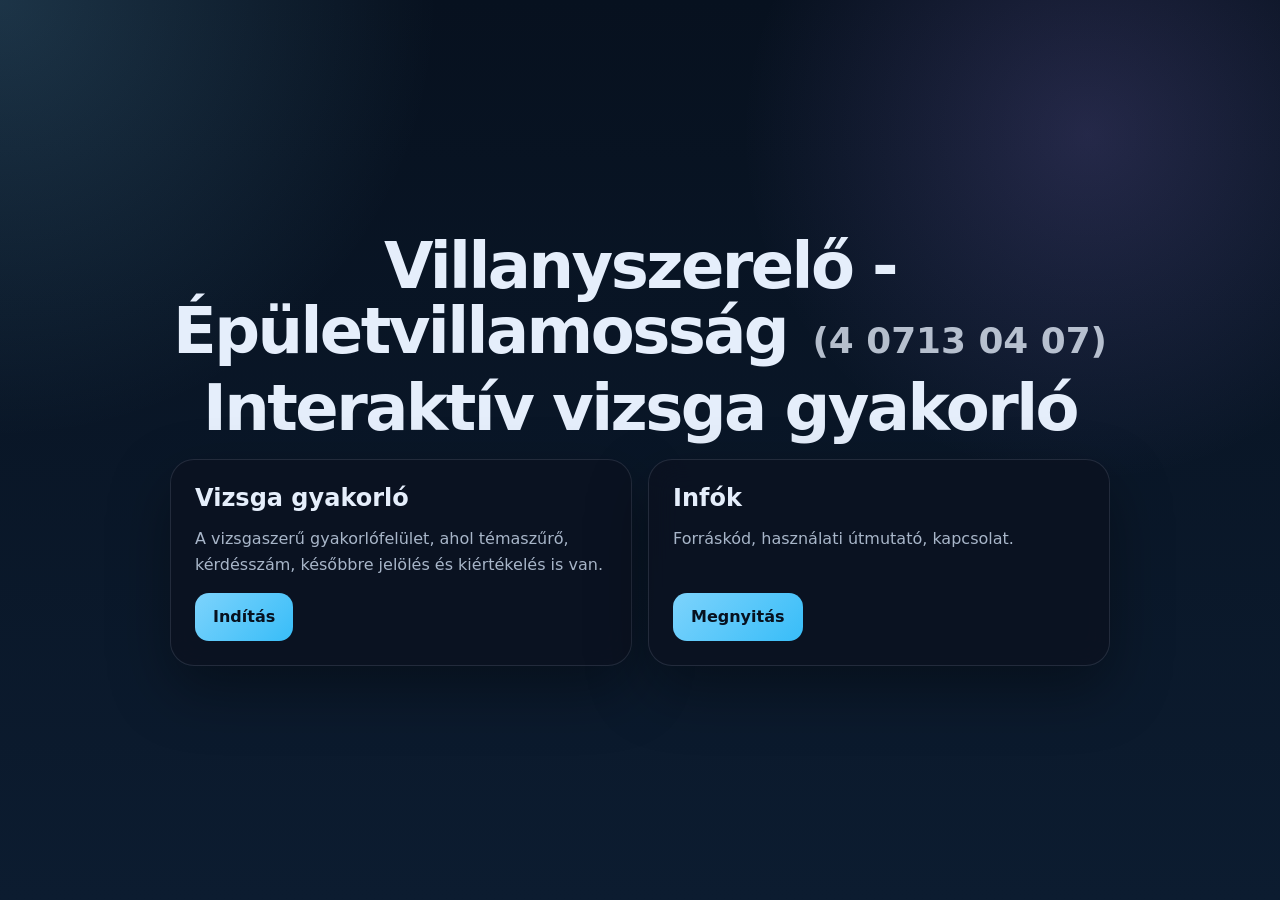
<file: index.html>
<!doctype html>
<html lang="hu">
  <head>
    <meta charset="utf-8" />
    <meta name="viewport" content="width=device-width, initial-scale=1" />
    <meta name="theme-color" content="#0f172a" />
    <meta name="format-detection" content="telephone=no, email=no, address=no, date=no" />
    <meta
      name="description"
      content="Villanyszerelő interaktív vizsga gyakorló."
    />
    <link rel="manifest" href="./manifest.webmanifest" />
    <link rel="icon" href="./pwa-icon.svg" type="image/svg+xml" />
    <title>Villanyszerelő - Épületvillamosság (4 0713 04 07) | Interaktív vizsga gyakorló</title>
    <style>
      :root {
        color-scheme: dark;
        --bg: #07111f;
        --bg-2: #0c1c30;
        --card: rgba(11, 18, 32, 0.82);
        --card-border: rgba(148, 163, 184, 0.18);
        --text: #e5eefb;
        --muted: #a8b6c9;
        --accent: #7dd3fc;
        --accent-2: #a78bfa;
        --shadow: 0 24px 60px rgba(0, 0, 0, 0.35);
      }

      * {
        box-sizing: border-box;
      }

      html,
      body {
        min-height: 100%;
      }

      body {
        margin: 0;
        font-family:
          Inter, ui-sans-serif, system-ui, -apple-system, BlinkMacSystemFont,
          "Segoe UI", sans-serif;
        background:
          radial-gradient(circle at top left, rgba(125, 211, 252, 0.18), transparent 28%),
          radial-gradient(circle at 85% 15%, rgba(167, 139, 250, 0.18), transparent 26%),
          linear-gradient(180deg, var(--bg), var(--bg-2));
        color: var(--text);
      }

      .wrap {
        width: min(940px, calc(100% - 24px));
        margin: 0 auto;
        min-height: 100vh;
        display: grid;
        place-items: center;
        padding: 24px 0;
      }

      .shell {
        width: 100%;
        display: grid;
        gap: 18px;
      }

      h1 {
        margin: 0;
        font-size: clamp(2.2rem, 5vw, 4.4rem);
        line-height: 1.02;
        letter-spacing: -0.04em;
        text-align: center;
      }

      .title-line {
        display: block;
      }

      .title-code {
        display: inline-block;
        margin-left: 0.35rem;
        font-size: 0.56em;
        letter-spacing: 0;
        opacity: 0.78;
        vertical-align: baseline;
        white-space: nowrap;
      }

      .title-subtitle {
        display: block;
        margin-top: 0.7rem;
      }

      .cards {
        display: grid;
        grid-template-columns: repeat(2, minmax(0, 1fr));
        gap: 16px;
        align-items: stretch;
      }

      .card {
        display: flex;
        flex-direction: column;
        gap: 14px;
        padding: 24px;
        background: var(--card);
        border: 1px solid var(--card-border);
        border-radius: 24px;
        box-shadow: var(--shadow);
        backdrop-filter: blur(16px);
      }

      .card h2 {
        margin: 0;
        font-size: 1.5rem;
      }

      .card p {
        margin: 0;
        color: var(--muted);
        line-height: 1.65;
      }

      .card .button {
        margin-top: auto;
        align-self: flex-start;
      }

      .button {
        display: inline-flex;
        align-items: center;
        justify-content: center;
        min-height: 48px;
        padding: 0 18px;
        border-radius: 14px;
        text-decoration: none;
        font-weight: 800;
        color: #07111f;
        background: linear-gradient(135deg, #7dd3fc, #38bdf8);
        transition: transform 120ms ease;
      }

      .button:hover {
        transform: translateY(-1px);
      }

      @media (max-width: 760px) {
        .wrap {
          width: min(100% - 16px, 940px);
          align-items: start;
        }

        .cards {
          grid-template-columns: 1fr;
        }
      }
    </style>
  </head>
  <body>
    <main class="wrap">
      <section class="shell">
        <h1>
            <span class="title-line">
              Villanyszerelő - Épületvillamosság
              <span class="title-code" translate="no">(4 0713 04 07)</span>
            </span>
          <span class="title-subtitle">Interaktív vizsga gyakorló</span>
        </h1>
        <div class="cards">
          <article class="card">
            <h2>Vizsga gyakorló</h2>
            <p>
              A vizsgaszerű gyakorlófelület, ahol témaszűrő, kérdésszám,
              későbbre jelölés és kiértékelés is van.
            </p>
            <a class="button" href="./vizsga-mvp/">Indítás</a>
          </article>

          <article class="card">
            <h2>Infók</h2>
            <p>Forráskód, használati útmutató, kapcsolat.</p>
            <a class="button" href="./infok/">Megnyitás</a>
          </article>
        </div>
      </section>
    </main>
  </body>
</html>
</file>
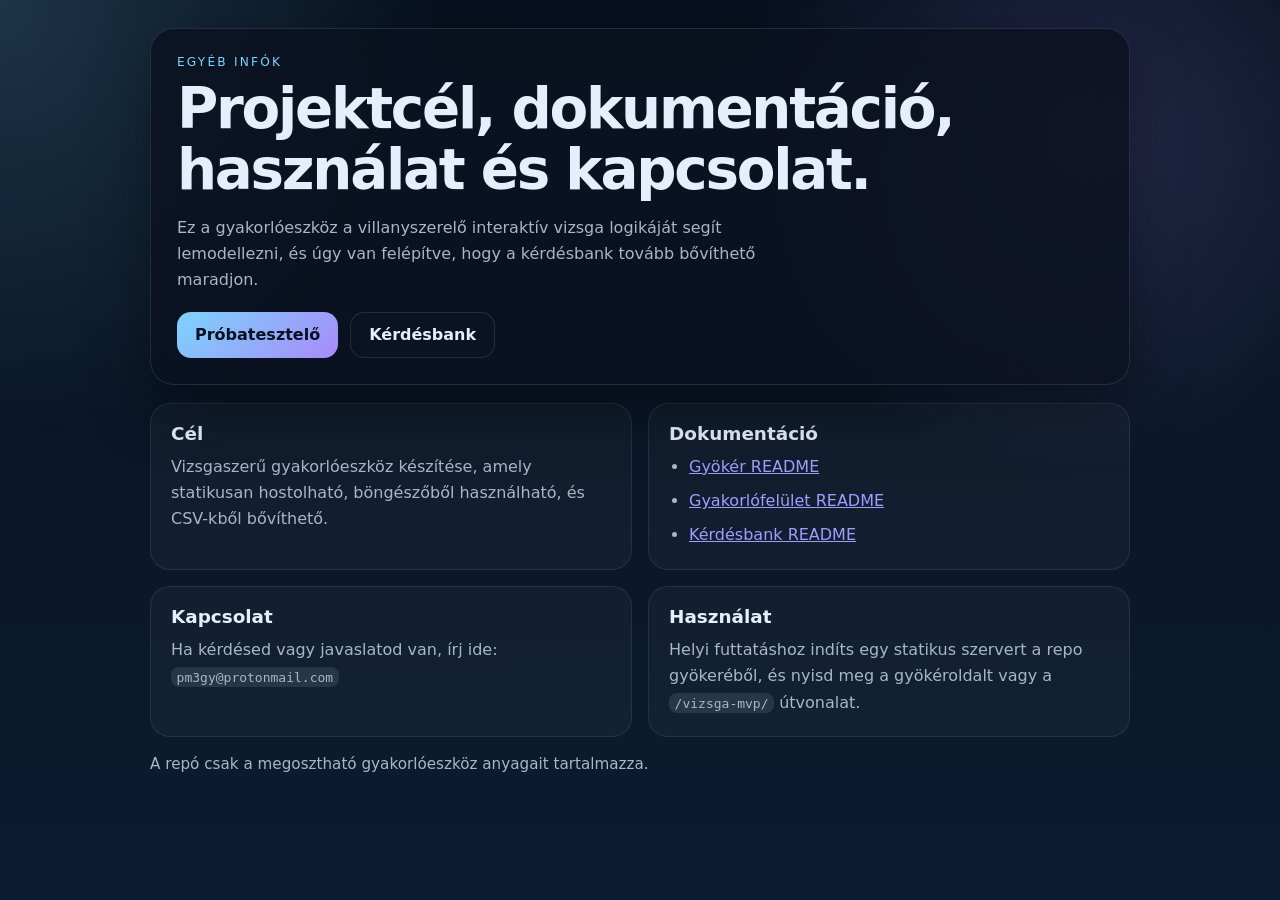
<file: egyeb-infok/index.html>
<!doctype html>
<html lang="hu">
  <head>
    <meta charset="utf-8" />
    <meta name="viewport" content="width=device-width, initial-scale=1" />
    <meta name="theme-color" content="#0f172a" />
    <meta
      name="description"
      content="Villanyszerelő interaktív vizsga gyakorló - egyéb információk."
    />
    <title>Egyéb infók</title>
    <style>
      :root {
        color-scheme: dark;
        --bg: #07111f;
        --bg-2: #0c1c30;
        --card: rgba(11, 18, 32, 0.82);
        --card-border: rgba(148, 163, 184, 0.18);
        --text: #e5eefb;
        --muted: #a8b6c9;
        --accent: #7dd3fc;
        --shadow: 0 24px 60px rgba(0, 0, 0, 0.35);
      }

      * {
        box-sizing: border-box;
      }

      html,
      body {
        min-height: 100%;
      }

      body {
        margin: 0;
        font-family:
          Inter, ui-sans-serif, system-ui, -apple-system, BlinkMacSystemFont,
          "Segoe UI", sans-serif;
        background:
          radial-gradient(circle at top left, rgba(125, 211, 252, 0.18), transparent 28%),
          radial-gradient(circle at 85% 15%, rgba(167, 139, 250, 0.18), transparent 26%),
          linear-gradient(180deg, var(--bg), var(--bg-2));
        color: var(--text);
      }

      .wrap {
        width: min(980px, calc(100% - 24px));
        margin: 0 auto;
        padding: 28px 0 40px;
      }

      .panel {
        padding: 26px;
        background: var(--card);
        border: 1px solid var(--card-border);
        border-radius: 24px;
        box-shadow: var(--shadow);
        backdrop-filter: blur(16px);
      }

      .eyebrow {
        margin: 0 0 10px;
        text-transform: uppercase;
        letter-spacing: 0.18em;
        font-size: 0.76rem;
        color: var(--accent);
      }

      h1,
      h2 {
        margin: 0;
        line-height: 1.08;
      }

      h1 {
        font-size: clamp(2rem, 4.4vw, 3.6rem);
        letter-spacing: -0.04em;
      }

      .lede {
        margin: 14px 0 0;
        max-width: 64ch;
        color: var(--muted);
        line-height: 1.65;
      }

      .grid {
        display: grid;
        gap: 16px;
        grid-template-columns: repeat(2, minmax(0, 1fr));
        margin-top: 18px;
      }

      .card {
        padding: 20px;
        background: rgba(255, 255, 255, 0.03);
        border: 1px solid rgba(148, 163, 184, 0.14);
        border-radius: 20px;
      }

      .card h2 {
        margin-bottom: 10px;
        font-size: 1.15rem;
      }

      .card p,
      .card ul {
        margin: 0;
        color: var(--muted);
        line-height: 1.65;
      }

      .card ul {
        padding-left: 20px;
      }

      .card li + li {
        margin-top: 8px;
      }

      .actions {
        display: flex;
        flex-wrap: wrap;
        gap: 12px;
        margin-top: 18px;
      }

      .button {
        display: inline-flex;
        align-items: center;
        justify-content: center;
        min-height: 46px;
        padding: 0 18px;
        border-radius: 14px;
        text-decoration: none;
        font-weight: 800;
        color: #07111f;
        background: linear-gradient(135deg, #7dd3fc, #a78bfa);
      }

      .button--secondary {
        color: var(--text);
        background: rgba(15, 23, 42, 0.45);
        border: 1px solid var(--card-border);
      }

      .footer {
        margin-top: 18px;
        color: var(--muted);
        font-size: 0.95rem;
      }

      code {
        padding: 0.16rem 0.35rem;
        border-radius: 8px;
        background: rgba(148, 163, 184, 0.16);
      }

      @media (max-width: 760px) {
        .grid {
          grid-template-columns: 1fr;
        }
      }
    </style>
  </head>
  <body>
    <main class="wrap">
      <section class="panel">
        <p class="eyebrow">Egyéb infók</p>
        <h1>Projektcél, dokumentáció, használat és kapcsolat.</h1>
        <p class="lede">
          Ez a gyakorlóeszköz a villanyszerelő interaktív vizsga logikáját
          segít lemodellezni, és úgy van felépítve, hogy a kérdésbank tovább
          bővíthető maradjon.
        </p>
        <div class="actions">
          <a class="button" href="../vizsga-mvp/">Próbatesztelő</a>
          <a class="button button--secondary" href="../kerdesbank/">Kérdésbank</a>
        </div>
      </section>

      <section class="grid">
        <article class="card">
          <h2>Cél</h2>
          <p>
            Vizsgaszerű gyakorlóeszköz készítése, amely statikusan hostolható,
            böngészőből használható, és CSV-kből bővíthető.
          </p>
        </article>

        <article class="card">
          <h2>Dokumentáció</h2>
          <ul>
            <li><a href="../README.md">Gyökér README</a></li>
            <li><a href="../vizsga-mvp/README.md">Gyakorlófelület README</a></li>
            <li><a href="../kerdesbank/README.md">Kérdésbank README</a></li>
          </ul>
        </article>

        <article class="card">
          <h2>Kapcsolat</h2>
          <p>
            Ha kérdésed vagy javaslatod van, írj ide:
            <code>pm3gy@protonmail.com</code>
          </p>
        </article>

        <article class="card">
          <h2>Használat</h2>
          <p>
            Helyi futtatáshoz indíts egy statikus szervert a repo gyökeréből, és
            nyisd meg a gyökéroldalt vagy a <code>/vizsga-mvp/</code> útvonalat.
          </p>
        </article>
      </section>

      <div class="footer">
        A repó csak a megosztható gyakorlóeszköz anyagait tartalmazza.
      </div>
    </main>
  </body>
</html>
</file>
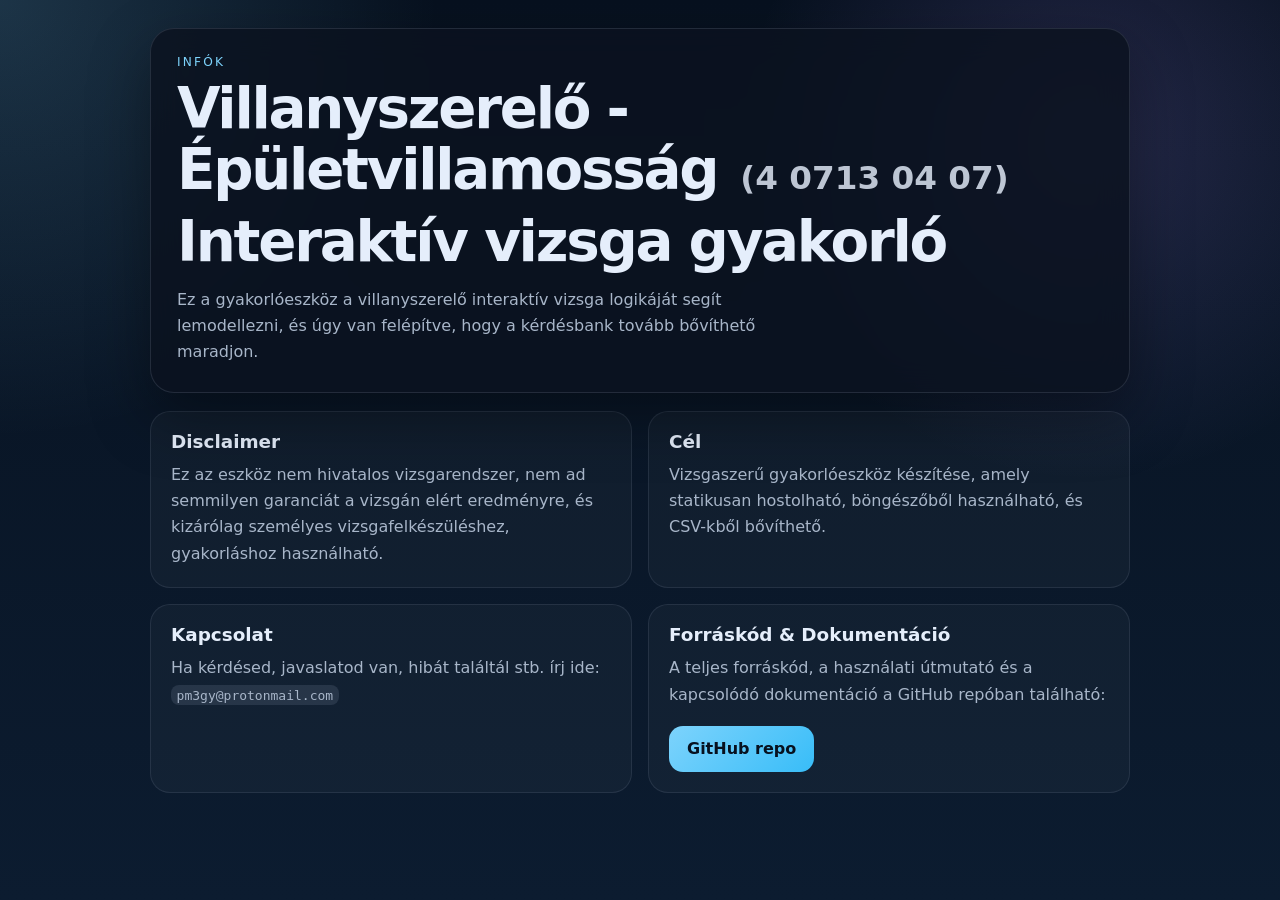
<file: infok/index.html>
<!doctype html>
<html lang="hu">
  <head>
    <meta charset="utf-8" />
    <meta name="viewport" content="width=device-width, initial-scale=1" />
    <meta name="theme-color" content="#0f172a" />
    <meta name="format-detection" content="telephone=no, email=no, address=no, date=no" />
    <meta
      name="description"
      content="Villanyszerelő interaktív vizsga gyakorló - infók."
    />
    <title>Villanyszerelő - Épületvillamosság (4 0713 04 07) | Interaktív vizsga gyakorló</title>
    <style>
      :root {
        color-scheme: dark;
        --bg: #07111f;
        --bg-2: #0c1c30;
        --card: rgba(11, 18, 32, 0.84);
        --card-border: rgba(148, 163, 184, 0.18);
        --text: #e5eefb;
        --muted: #a8b6c9;
        --accent: #7dd3fc;
        --accent-2: #a78bfa;
        --shadow: 0 24px 60px rgba(0, 0, 0, 0.35);
      }

      * {
        box-sizing: border-box;
      }

      html,
      body {
        min-height: 100%;
      }

      body {
        margin: 0;
        font-family:
          Inter, ui-sans-serif, system-ui, -apple-system, BlinkMacSystemFont,
          "Segoe UI", sans-serif;
        background:
          radial-gradient(circle at top left, rgba(125, 211, 252, 0.18), transparent 28%),
          radial-gradient(circle at 85% 15%, rgba(167, 139, 250, 0.18), transparent 26%),
          linear-gradient(180deg, var(--bg), var(--bg-2));
        color: var(--text);
      }

      .wrap {
        width: min(980px, calc(100% - 24px));
        margin: 0 auto;
        padding: 28px 0 40px;
      }

      .panel {
        padding: 26px;
        background: var(--card);
        border: 1px solid var(--card-border);
        border-radius: 24px;
        box-shadow: var(--shadow);
        backdrop-filter: blur(16px);
      }

      .eyebrow {
        margin: 0 0 10px;
        text-transform: uppercase;
        letter-spacing: 0.18em;
        font-size: 0.76rem;
        color: var(--accent);
      }

      h1,
      h2 {
        margin: 0;
        line-height: 1.08;
      }

      h1 {
        font-size: clamp(2rem, 4.4vw, 3.6rem);
        letter-spacing: -0.04em;
      }

      .title-line {
        display: block;
      }

      .title-code {
        display: inline-block;
        margin-left: 0.35rem;
        font-size: 0.58em;
        letter-spacing: 0;
        opacity: 0.82;
        white-space: nowrap;
      }

      .title-subtitle {
        display: block;
        margin-top: 0.7rem;
      }

      .lede {
        margin: 14px 0 0;
        max-width: 64ch;
        color: var(--muted);
        line-height: 1.65;
      }

      .grid {
        display: grid;
        gap: 16px;
        grid-template-columns: repeat(2, minmax(0, 1fr));
        margin-top: 18px;
      }

      .card {
        padding: 20px;
        background: rgba(255, 255, 255, 0.03);
        border: 1px solid rgba(148, 163, 184, 0.14);
        border-radius: 20px;
      }

      .card h2 {
        margin-bottom: 10px;
        font-size: 1.15rem;
      }

      .card p,
      .card ul {
        margin: 0;
        color: var(--muted);
        line-height: 1.65;
      }

      .card ul {
        padding-left: 20px;
      }

      .card li + li {
        margin-top: 8px;
      }

      .actions {
        display: flex;
        flex-wrap: wrap;
        gap: 12px;
        margin-top: 18px;
      }

      .button {
        display: inline-flex;
        align-items: center;
        justify-content: center;
        min-height: 46px;
        padding: 0 18px;
        border-radius: 14px;
        text-decoration: none;
        font-weight: 800;
        color: #07111f;
        background: linear-gradient(135deg, #7dd3fc, #38bdf8);
      }

      .button--secondary {
        color: var(--text);
        background: rgba(15, 23, 42, 0.45);
        border: 1px solid var(--card-border);
      }

      .footer {
        margin-top: 18px;
        color: var(--muted);
        font-size: 0.95rem;
      }

      code {
        padding: 0.16rem 0.35rem;
        border-radius: 8px;
        background: rgba(148, 163, 184, 0.16);
      }

      @media (max-width: 760px) {
        .grid {
          grid-template-columns: 1fr;
        }
      }
    </style>
  </head>
  <body>
    <main class="wrap">
      <section class="panel">
        <p class="eyebrow">Infók</p>
        <h1>
          <span class="title-line">
            Villanyszerelő - Épületvillamosság
            <span class="title-code" translate="no">(4 0713 04 07)</span>
          </span>
          <span class="title-subtitle">Interaktív vizsga gyakorló</span>
        </h1>
        <p class="lede">
          Ez a gyakorlóeszköz a villanyszerelő interaktív vizsga logikáját
          segít lemodellezni, és úgy van felépítve, hogy a kérdésbank tovább
          bővíthető maradjon.
        </p>
      </section>

      <section class="grid">
        <article class="card">
          <h2>Disclaimer</h2>
          <p>
            Ez az eszköz nem hivatalos vizsgarendszer, nem ad semmilyen
            garanciát a vizsgán elért eredményre, és kizárólag személyes
            vizsgafelkészüléshez, gyakorláshoz használható.
          </p>
        </article>

        <article class="card">
          <h2>Cél</h2>
          <p>
            Vizsgaszerű gyakorlóeszköz készítése, amely statikusan hostolható,
            böngészőből használható, és CSV-kből bővíthető.
          </p>
        </article>

        <article class="card">
          <h2>Kapcsolat</h2>
          <p>
            Ha kérdésed, javaslatod van, hibát találtál stb. írj ide:
            <code>pm3gy@protonmail.com</code>
          </p>
        </article>

        <article class="card">
          <h2>Forráskód &amp; Dokumentáció</h2>
          <p>
            A teljes forráskód, a használati útmutató és a kapcsolódó
            dokumentáció a GitHub repóban található:
          </p>
          <div class="actions">
            <a class="button" href="https://github.com/pm3gy/villanyszerelo-interaktiv-vizsga-gyakorlo" target="_blank" rel="noreferrer">GitHub repo</a>
          </div>
        </article>
      </section>
    </main>
  </body>
</html>
</file>
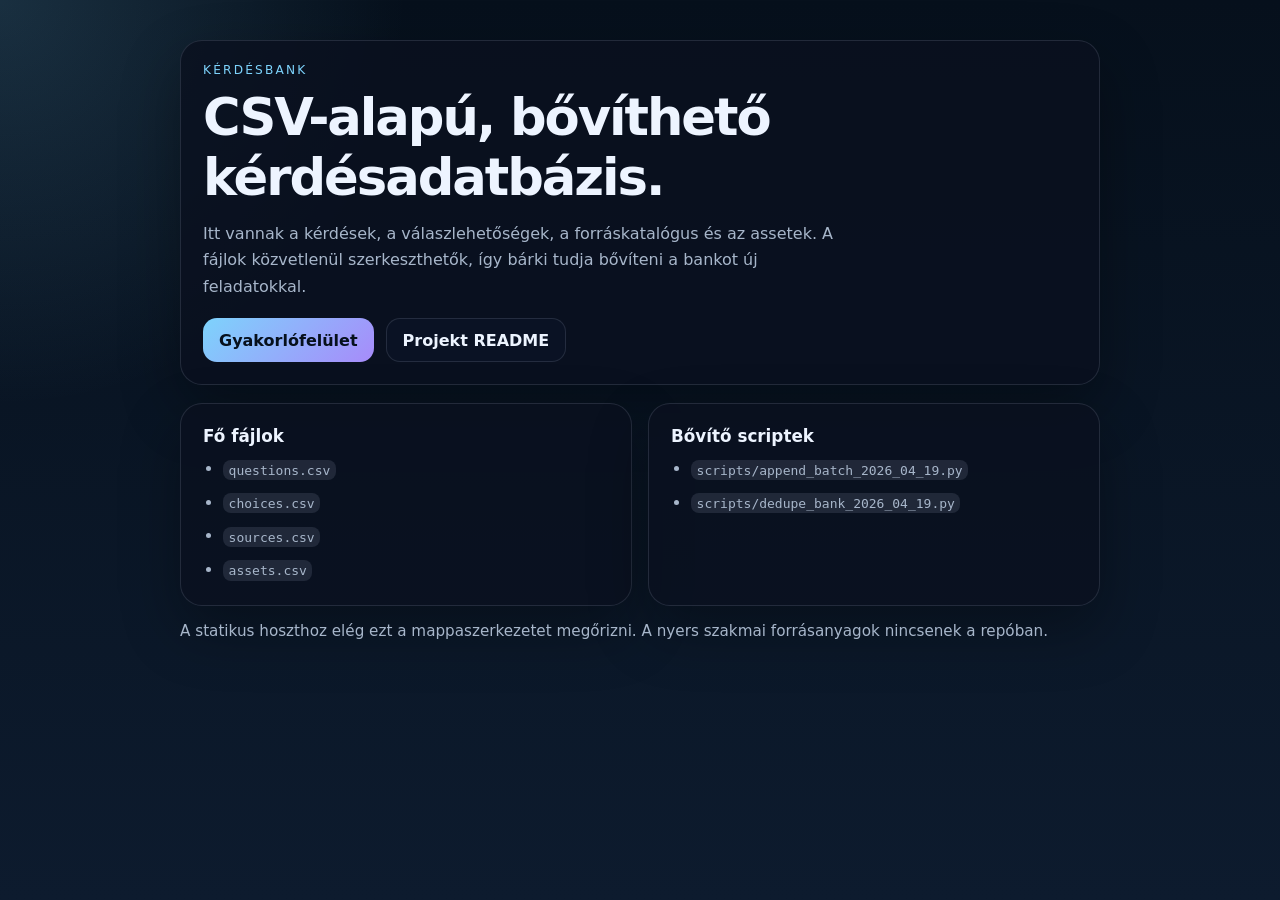
<file: kerdesbank/index.html>
<!doctype html>
<html lang="hu">
  <head>
    <meta charset="utf-8" />
    <meta name="viewport" content="width=device-width, initial-scale=1" />
    <meta name="theme-color" content="#0f172a" />
    <meta
      name="description"
      content="Villanyszerelő interaktív vizsga kérdésbank: CSV-k, források, assetek és bővítő scriptek."
    />
    <title>Kérdésbank</title>
    <style>
      :root {
        color-scheme: dark;
        --bg: #06101c;
        --bg-2: #0d1b2e;
        --card: rgba(10, 17, 31, 0.82);
        --card-border: rgba(148, 163, 184, 0.18);
        --text: #edf4ff;
        --muted: #a7b6ca;
        --accent: #7dd3fc;
      }

      * {
        box-sizing: border-box;
      }

      body {
        margin: 0;
        min-height: 100vh;
        font-family:
          Inter, ui-sans-serif, system-ui, -apple-system, BlinkMacSystemFont,
          "Segoe UI", sans-serif;
        background:
          radial-gradient(circle at top left, rgba(125, 211, 252, 0.16), transparent 26%),
          linear-gradient(180deg, var(--bg), var(--bg-2));
        color: var(--text);
      }

      .wrap {
        width: min(920px, calc(100% - 32px));
        margin: 0 auto;
        padding: 40px 0 48px;
      }

      .panel {
        background: var(--card);
        border: 1px solid var(--card-border);
        border-radius: 22px;
        box-shadow: 0 24px 60px rgba(0, 0, 0, 0.32);
        padding: 22px;
      }

      .eyebrow {
        margin: 0 0 10px;
        text-transform: uppercase;
        letter-spacing: 0.18em;
        font-size: 0.76rem;
        color: var(--accent);
      }

      h1 {
        margin: 0;
        font-size: clamp(2rem, 4vw, 3.4rem);
        letter-spacing: -0.04em;
      }

      .lede {
        margin: 14px 0 0;
        max-width: 62ch;
        color: var(--muted);
        line-height: 1.65;
      }

      .actions {
        display: flex;
        flex-wrap: wrap;
        gap: 12px;
        margin-top: 18px;
      }

      .button {
        display: inline-flex;
        align-items: center;
        justify-content: center;
        min-height: 44px;
        padding: 0 16px;
        border-radius: 14px;
        text-decoration: none;
        font-weight: 700;
        color: #06101c;
        background: linear-gradient(135deg, #7dd3fc, #a78bfa);
      }

      .button--secondary {
        color: var(--text);
        background: rgba(15, 23, 42, 0.45);
        border: 1px solid var(--card-border);
      }

      .grid {
        display: grid;
        gap: 16px;
        grid-template-columns: repeat(2, minmax(0, 1fr));
        margin-top: 18px;
      }

      .mini h2 {
        margin: 0 0 10px;
        font-size: 1.05rem;
      }

      .mini ul {
        margin: 0;
        padding-left: 20px;
        color: var(--muted);
        line-height: 1.6;
      }

      .mini li + li {
        margin-top: 8px;
      }

      .footer {
        margin-top: 16px;
        color: var(--muted);
        font-size: 0.95rem;
      }

      code {
        padding: 0.16rem 0.35rem;
        border-radius: 8px;
        background: rgba(148, 163, 184, 0.16);
      }

      @media (max-width: 780px) {
        .grid {
          grid-template-columns: 1fr;
        }
      }
    </style>
  </head>
  <body>
    <main class="wrap">
      <section class="panel">
        <p class="eyebrow">Kérdésbank</p>
        <h1>CSV-alapú, bővíthető kérdésadatbázis.</h1>
        <p class="lede">
          Itt vannak a kérdések, a válaszlehetőségek, a forráskatalógus és az
          assetek. A fájlok közvetlenül szerkeszthetők, így bárki tudja bővíteni
          a bankot új feladatokkal.
        </p>
        <div class="actions">
          <a class="button" href="../vizsga-mvp/">Gyakorlófelület</a>
          <a class="button button--secondary" href="../README.md">Projekt README</a>
        </div>
      </section>

      <section class="grid">
        <article class="panel mini">
          <h2>Fő fájlok</h2>
          <ul>
            <li><code>questions.csv</code></li>
            <li><code>choices.csv</code></li>
            <li><code>sources.csv</code></li>
            <li><code>assets.csv</code></li>
          </ul>
        </article>

        <article class="panel mini">
          <h2>Bővítő scriptek</h2>
          <ul>
            <li><code>scripts/append_batch_2026_04_19.py</code></li>
            <li><code>scripts/dedupe_bank_2026_04_19.py</code></li>
          </ul>
        </article>
      </section>

      <div class="footer">
        A statikus hoszthoz elég ezt a mappaszerkezetet megőrizni. A nyers szakmai
        forrásanyagok nincsenek a repóban.
      </div>
    </main>
  </body>
</html>
</file>
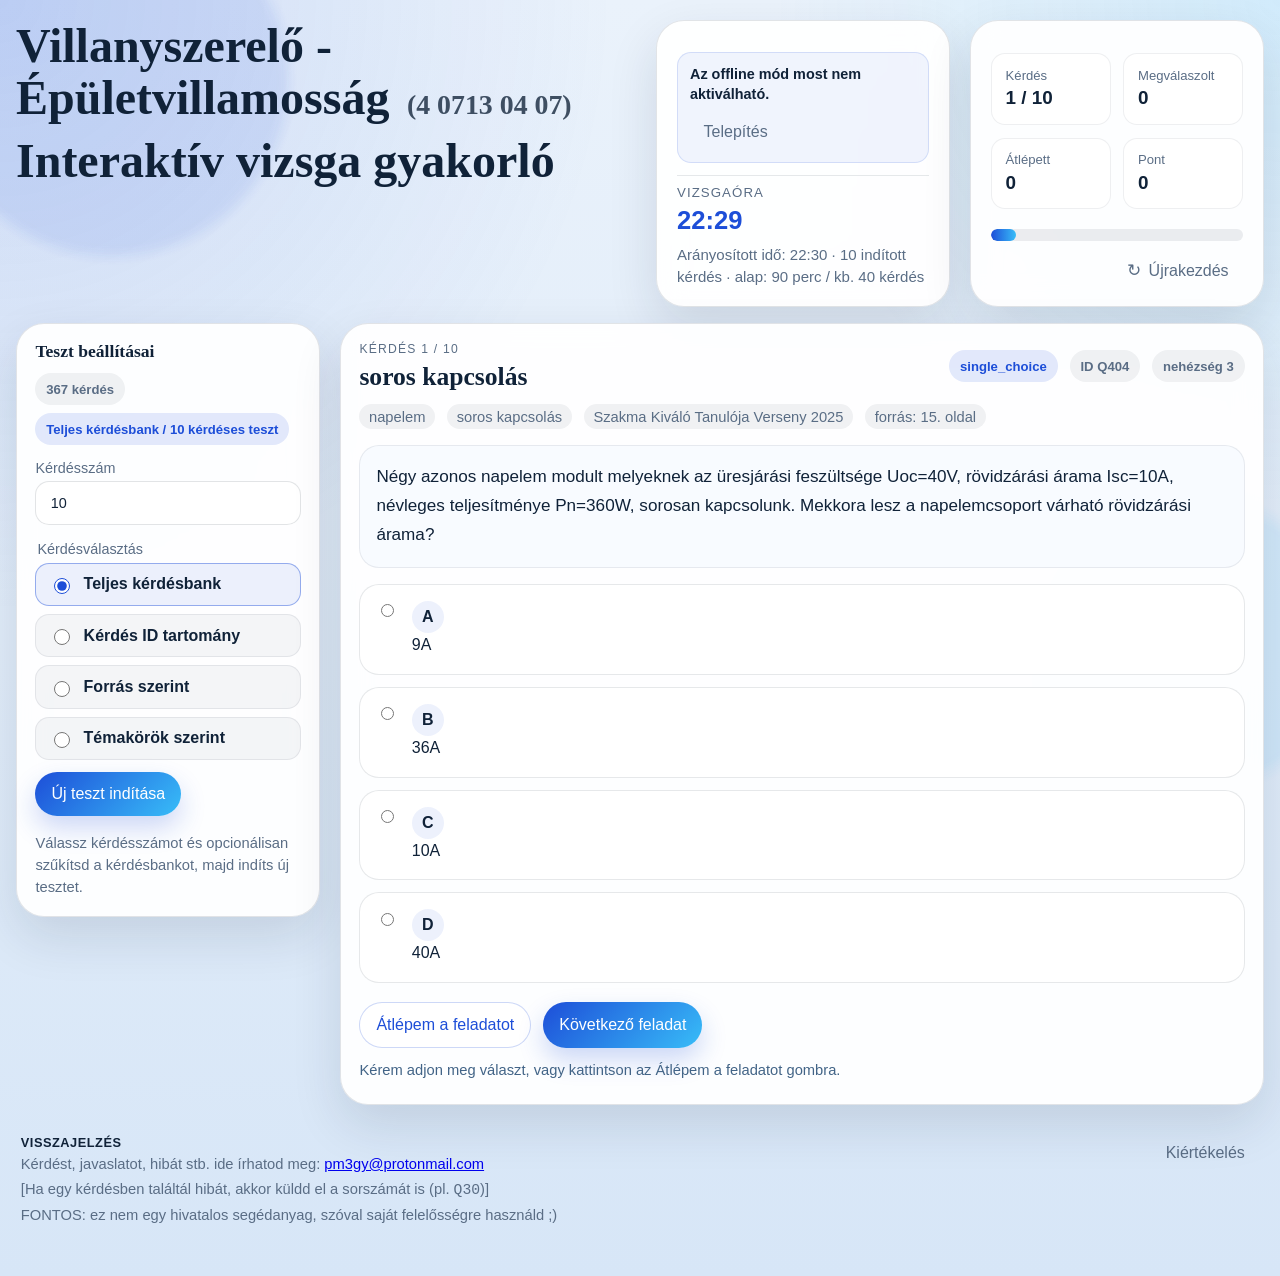
<file: vizsga-mvp/index.html>
<!doctype html>
<html lang="hu">
  <head>
    <meta charset="utf-8" />
    <meta name="viewport" content="width=device-width, initial-scale=1" />
    <meta name="theme-color" content="#0f172a" />
    <meta name="format-detection" content="telephone=no, email=no, address=no, date=no" />
    <title>Villanyszerelő - Épületvillamosság (4 0713 04 07) | Interaktív vizsga gyakorló</title>
    <link rel="manifest" href="../manifest.webmanifest" />
    <link rel="icon" href="../pwa-icon.svg" type="image/svg+xml" />
    <link rel="stylesheet" href="./styles.css?v=20260917-1" />
  </head>
  <body>
    <div class="backdrop backdrop-a"></div>
    <div class="backdrop backdrop-b"></div>
    <div class="shell">
      <header class="hero">
          <div>
	          <h1 class="hero-title">
	            <span class="title-line">
	              Villanyszerelő - Épületvillamosság
	              <span class="title-code" translate="no">(4 0713 04 07)</span>
	            </span>
	            <span class="title-subtitle">Interaktív vizsga gyakorló</span>
	          </h1>
        </div>
        <div class="hero-cards">
          <div class="hero-card hero-card--status" id="statusPanel" data-panel-state="open">
            <div class="hero-card__body">
              <div class="pwa-panel" id="pwaPanel" hidden>
                <div class="pwa-panel__status" id="pwaStatus">Offline mód előkészítése...</div>
                <div class="pwa-panel__actions">
                  <button class="ghost" id="installPwaButton" type="button" hidden>Telepítés</button>
                  <button class="button button--secondary" id="updatePwaButton" type="button" hidden>
                    Frissítés telepítése
                  </button>
                </div>
              </div>
              <div class="hero-card__divider"></div>
              <div class="hero-card__label">Vizsgaóra</div>
              <div class="hero-card__clock" id="examClock">--:--</div>
              <div class="hero-card__meta" id="examClockMeta">90 perc / kb. 40 kérdés arányosítva</div>
            </div>
          </div>

          <div class="hero-card hero-card--summary" id="summaryPanel" data-panel-state="open">
            <div class="hero-card__body">
              <div class="stats stats--compact">
                <div class="stat">
                  <span>Kérdés</span>
                  <strong id="progressCurrent">0 / 0</strong>
                </div>
                <div class="stat">
                  <span>Megválaszolt</span>
                  <strong id="answeredCount">0</strong>
                </div>
                <div class="stat">
                  <span>Átlépett</span>
                  <strong id="skippedCount">0</strong>
                </div>
                <div class="stat">
                  <span>Pont</span>
                  <strong id="scoreCount">0</strong>
                </div>
              </div>
              <div class="progress-bar" aria-hidden="true">
                <div class="progress-bar__fill" id="progressFill"></div>
              </div>
              <div class="summary-actions">
                <button class="ghost reset-button" id="resetButton" type="button" aria-label="Újrakezdés">
                  <span class="reset-button__icon" aria-hidden="true">↻</span>
                  <span class="reset-button__text">Újrakezdés</span>
                </button>
              </div>
            </div>
          </div>
        </div>
      </header>

      <div class="mobile-dock" id="mobileDock">
        <div class="mobile-dock__stats">
          <span class="mobile-dock__chip">Idő: <strong id="mobileClock">--:--</strong></span>
          <span class="mobile-dock__chip">Haladás: <strong id="mobileProgressDock">0 / 0</strong></span>
        </div>
      </div>

      <main class="layout">
        <aside class="sidebar">
          <section class="panel">
            <div class="panel__header">
              <h2>Teszt beállításai</h2>
              <div class="panel__chips">
                <span class="chip chip--soft" id="poolCountChip">0 kérdés</span>
                <span class="chip" id="modeChip">Teszt</span>
              </div>
            </div>
            <label class="number-field" for="questionCountInput">
              <span>Kérdésszám</span>
              <input id="questionCountInput" type="number" min="1" value="10" />
            </label>
            <fieldset class="selection-modes" aria-label="Kérdésválasztás módja">
              <legend>Kérdésválasztás</legend>
              <label class="selection-mode-option">
                <input class="selection-mode-radio" type="radio" name="selectionMode" value="all" checked />
                <span>Teljes kérdésbank</span>
              </label>
              <label class="selection-mode-option">
                <input class="selection-mode-radio" type="radio" name="selectionMode" value="range" />
                <span>Kérdés ID tartomány</span>
              </label>
              <label class="selection-mode-option">
                <input class="selection-mode-radio" type="radio" name="selectionMode" value="source" />
                <span>Forrás szerint</span>
              </label>
              <label class="selection-mode-option">
                <input class="selection-mode-radio" type="radio" name="selectionMode" value="topics" />
                <span>Témakörök szerint</span>
              </label>
            </fieldset>
            <div class="selection-config" id="rangeConfig" hidden>
              <div class="range-fields">
                <label class="number-field" for="questionRangeFromInput">
                  <span>Tól</span>
                  <input id="questionRangeFromInput" type="text" inputmode="numeric" placeholder="Q1" />
                </label>
                <label class="number-field" for="questionRangeToInput">
                  <span>Ig</span>
                  <input id="questionRangeToInput" type="text" inputmode="numeric" placeholder="Q412" />
                </label>
              </div>
            </div>
            <div class="selection-config" id="sourceConfig" hidden>
              <label class="select-field" for="sourceSelect">
                <span>Forrás</span>
                <select id="sourceSelect"></select>
              </label>
            </div>
            <div class="selection-config" id="topicsConfig" hidden>
              <div class="filter-actions">
                <button class="ghost" id="selectAllTopicsButton" type="button">Minden téma</button>
                <button class="ghost" id="clearTopicsButton" type="button">Szűrés nélkül</button>
              </div>
              <div class="topic-filters" id="topicFilters"></div>
            </div>
            <div class="filter-actions filter-actions--start">
              <button class="button" id="startSessionButton" type="button">Új teszt indítása</button>
            </div>
            <p class="panel-note">
              Válassz kérdésszámot és opcionálisan szűkítsd a kérdésbankot, majd indíts új tesztet.
            </p>
          </section>
        </aside>

        <section class="workspace">
          <article class="panel question-card" id="questionCard">
            <div class="question-card__top">
              <div>
                <p class="question-kicker" id="questionKicker">Betöltés...</p>
                <h2 id="questionTitle">Kérdés betöltése</h2>
              </div>
              <div class="question-badges">
                <span class="chip" id="questionTypeChip">type</span>
                <span class="chip chip--soft chip--code" id="questionIdChip">ID</span>
                <span class="chip chip--soft" id="difficultyChip">difficulty</span>
              </div>
            </div>

            <div class="meta-row" id="questionMeta"></div>

            <div class="prompt prose" id="prompt"></div>

            <div class="unsupported" id="unsupportedBlock" hidden>
              <strong>Ez a feladattípus még nincs teljesen implementálva.</strong>
              <p>
                A sémában már benne van, de az MVP jelenleg a választásos
                kérdésekre fókuszál.
              </p>
            </div>

            <div class="choices" id="choices"></div>

            <div class="actions">
              <button class="button button--secondary" id="skipButton" type="button">
                Átlépem a feladatot
              </button>
              <button class="button" id="nextButton" type="button">Következő feladat</button>
            </div>

            <div class="answer-hint" id="answerHint"></div>
          </article>

          <section class="panel results" id="resultsPanel" hidden>
            <div class="panel__header">
              <h2>Kiértékelés</h2>
            </div>
            <div class="results-grid">
              <div class="result-card">
                <span>Pontszám</span>
                <strong id="resultScore">0</strong>
              </div>
              <div class="result-card result-card--percent" id="resultPercentCard">
                <span>Teljesítés</span>
                <strong>
                  <span id="resultPercent">0%</span>
                  <span id="resultPercentIcon" class="result-score-icon" aria-hidden="true"></span>
                </strong>
              </div>
              <div class="result-card">
                <span>Helyes</span>
                <strong id="resultCorrect">0</strong>
              </div>
              <div class="result-card">
                <span>Rossz / hiányzó</span>
                <strong id="resultWrong">0</strong>
              </div>
              <div class="result-card">
                <span>Összes kérdés</span>
                <strong id="resultTotal">0</strong>
              </div>
            </div>
            <div class="result-note" id="resultNote"></div>
            <div class="review-list" id="reviewList"></div>
          </section>
        </section>
      </main>

      <footer class="footer">
        <div class="footer__copy">
          <div class="footer__label">Visszajelzés</div>
          <p class="footer__note">
            Kérdést, javaslatot, hibát stb. ide írhatod meg:
            <a href="mailto:pm3gy@protonmail.com">pm3gy@protonmail.com</a>
          </p>
          <p class="footer__note">
            [Ha egy kérdésben találtál hibát, akkor küldd el a sorszámát is
            (pl. <code>Q30</code>)]
          </p>
          <p class="footer__note footer__note--emphasis">
            FONTOS: ez nem egy hivatalos segédanyag, szóval saját felelősségre használd ;)
          </p>
        </div>
        <button class="ghost" id="evaluateButton" type="button">Kiértékelés</button>
      </footer>
    </div>

    <script type="module" src="./app.js?v=20260917-1"></script>
  </body>
</html>
</file>
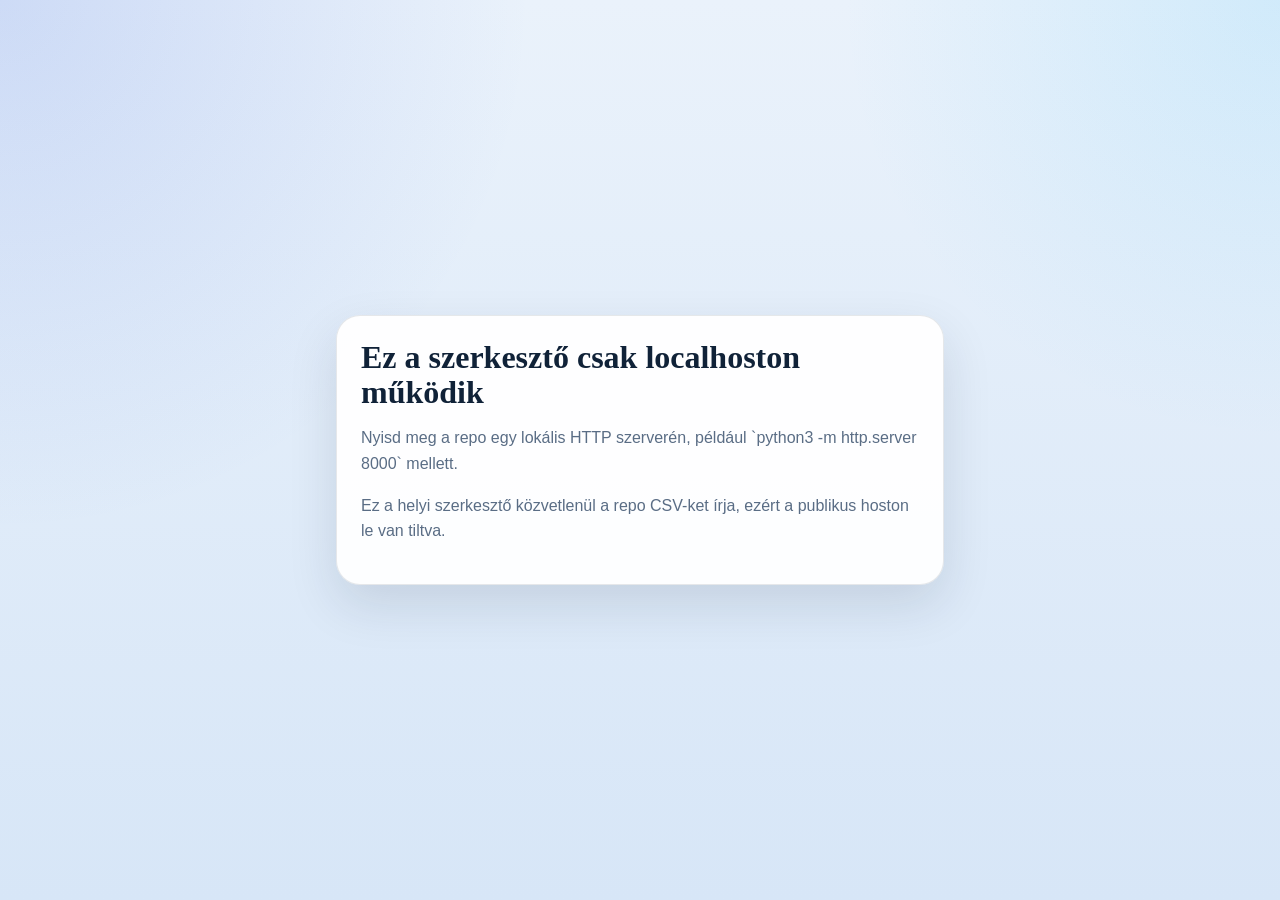
<file: kerdesbank/editor/index.html>
<!doctype html>
<html lang="hu">
  <head>
    <meta charset="utf-8" />
    <meta name="viewport" content="width=device-width, initial-scale=1" />
    <meta name="theme-color" content="#0f172a" />
    <meta name="robots" content="noindex, nofollow, noarchive" />
    <meta name="format-detection" content="telephone=no, email=no, address=no, date=no" />
    <title>Kérdésbank szerkesztő</title>
    <link rel="stylesheet" href="../../vizsga-mvp/styles.css?v=20260511-11" />
    <link rel="stylesheet" href="./styles.css?v=20260511-11" />
  </head>
  <body>
    <div class="backdrop backdrop-a"></div>
    <div class="backdrop backdrop-b"></div>
    <div class="shell editor-shell">
      <header class="hero">
        <div>
          <p class="eyebrow">Kérdésbank edit mode</p>
          <h1>
            <span class="title-line">Kérdésbank szerkesztő</span>
            <span class="title-subtitle">Csak localhoston működik</span>
          </h1>
        </div>
        <div class="hero-cards">
          <div class="hero-card hero-card--status" id="workspaceCard" data-panel-state="open">
            <div class="hero-card__head">
              <div>
                <div class="hero-card__label">Munkaterület</div>
                <div class="hero-card__head-value" id="workspaceStatus">Mappa kiválasztása szükséges</div>
              </div>
            </div>
            <div class="hero-card__body">
              <div class="hero-card__meta" id="workspaceMeta">questions.csv, choices.csv, sources.csv és assets.csv betöltése</div>
              <div class="hero-card__divider"></div>
              <div class="hero-card__label">Fájlok</div>
              <div class="hero-card__meta" id="workspaceFiles">-</div>
            </div>
          </div>

          <div class="hero-card hero-card--summary" id="draftCard" data-panel-state="open">
            <div class="hero-card__head">
              <div>
                <div class="hero-card__label">Piszkozat</div>
                <div class="hero-card__head-value" id="draftStatus">Még nincs kérdés</div>
              </div>
              <button class="ghost hero-card__toggle" id="saveButtonTop" type="button">Mentés</button>
            </div>
            <div class="hero-card__body">
              <div class="stats stats--compact">
                <div class="stat">
                  <span>Kérdés</span>
                  <strong id="nextQuestionIdPreview">Q1</strong>
                </div>
                <div class="stat">
                  <span>Válaszok</span>
                  <strong id="choiceCountPreview">0</strong>
                </div>
                <div class="stat">
                  <span>Assetek</span>
                  <strong id="assetCountPreview">0</strong>
                </div>
                <div class="stat">
                  <span>Állapot</span>
                  <strong id="draftSaveState">Szerkesztésre kész</strong>
                </div>
              </div>
              <div class="progress-bar" aria-hidden="true">
                <div class="progress-bar__fill" id="draftProgressFill"></div>
              </div>
            </div>
          </div>
        </div>
      </header>

      <main class="layout">
        <aside class="sidebar">
          <section class="panel">
            <div class="panel__header">
              <h2>Alapok</h2>
              <div class="panel__chips">
                <span class="chip chip--soft" id="loadedCountsChip">0 kérdés</span>
                <span class="chip" id="editModeChip">Új kérdés</span>
              </div>
            </div>

            <div class="editor-actions">
              <button class="button" id="pickWorkspaceButton" type="button">Repo mappa kiválasztása</button>
              <button class="ghost" id="reloadButton" type="button">CSV-k újratöltése</button>
            </div>

            <div class="editor-section editor-section--compact">
              <div class="section-head">
                <h3>Kérdés kiválasztása</h3>
                <div class="section-head__meta" id="questionNavMeta">Új piszkozat</div>
              </div>
              <label class="field">
                <span>Keresés / szűrő</span>
                <input id="questionFilterInput" type="search" placeholder="ID, szöveg, témakör, alcím..." />
              </label>
              <label class="field">
                <span>Meglévő kérdések</span>
                <select id="questionSelect"></select>
              </label>
              <div class="editor-actions editor-actions--inline">
                <button class="ghost" id="prevQuestionButton" type="button">Előző</button>
                <button class="ghost" id="nextQuestionButton" type="button">Következő</button>
                <button class="button button--secondary" id="newQuestionButton" type="button">Új kérdés</button>
              </div>
            </div>

            <label class="field">
              <span>Választott forrás</span>
              <select id="sourceModeSelect">
                <option value="existing">Meglévő forrás</option>
                <option value="new">Új forrás</option>
              </select>
            </label>

            <label class="field" id="existingSourceField">
              <span>Forrás</span>
              <select id="sourceSelect"></select>
            </label>

            <div id="newSourceFields" hidden>
              <label class="field">
                <span>Forráscím</span>
                <input id="newSourceTitle" type="text" placeholder="pl. Saját jegyzet" />
              </label>
              <label class="field">
                <span>Forrás elérési út</span>
                <input id="newSourcePath" type="text" placeholder="pl. dadatol/..." />
              </label>
              <div class="field-grid">
                <label class="field">
                  <span>Forrás típus</span>
                  <input id="newSourceType" type="text" value="pdf" />
                </label>
                <label class="field">
                  <span>Kategória</span>
                  <input id="newSourceCategory" type="text" value="vizsga" />
                </label>
              </div>
              <div class="field-grid">
                <label class="field">
                  <span>Év</span>
                  <input id="newSourceYear" type="text" placeholder="2026" />
                </label>
                <label class="field">
                  <span>Megjegyzés</span>
                  <input id="newSourceNotes" type="text" placeholder="pl. saját forrás" />
                </label>
              </div>
            </div>

            <label class="field">
              <span>Típus</span>
              <select id="questionTypeSelect"></select>
            </label>

            <div class="field-grid">
              <label class="field">
                <span>Témakör</span>
                <input id="topicInput" type="text" list="topicList" placeholder="pl. vezetékek" />
                <datalist id="topicList"></datalist>
              </label>
              <label class="field">
                <span>Alcím</span>
                <input id="subtopicInput" type="text" placeholder="pl. TN-C-S" />
              </label>
            </div>

            <div class="field-grid">
              <label class="field">
                <span>Nehézség</span>
                <input id="difficultyInput" type="number" min="1" max="5" value="2" />
              </label>
              <label class="field">
                <span>Pont</span>
                <input id="pointsInput" type="number" min="1" value="1" />
              </label>
            </div>

            <div class="field-grid">
              <label class="field">
                <span>Időbecslés (mp)</span>
                <input id="timeEstimateInput" type="number" min="1" value="20" />
              </label>
              <label class="field">
                <span>Nyelv</span>
                <input id="languageInput" type="text" value="hu" />
              </label>
            </div>

            <label class="field">
              <span>Forrás helye</span>
              <input id="sourceLocatorInput" type="text" placeholder="pl. 4. oldal" />
            </label>

            <label class="field">
              <span>Címkék</span>
              <input id="tagsInput" type="text" placeholder="pl. érintésvédelem, TN-C-S" />
            </label>
          </section>
        </aside>

        <section class="workspace">
          <article class="panel question-card">
            <div class="question-card__top">
              <div>
                <p class="question-kicker">Új kérdés</p>
                <h2>Kérdés szövege</h2>
              </div>
              <div class="question-badges">
                <span class="chip" id="questionTypeChipPreview">single_choice</span>
                <span class="chip chip--soft chip--code" id="questionIdChipPreview">ID Q1</span>
                <span class="chip chip--soft" id="sourceIdChipPreview">source</span>
              </div>
            </div>

            <div class="editor-grid">
              <label class="field field--wide">
                <span>Kérdés</span>
                <textarea id="promptInput" rows="5" placeholder="Írd ide a kérdést..."></textarea>
              </label>

              <label class="field field--wide">
                <span>Magyarázat</span>
                <textarea id="explanationInput" rows="4" placeholder="Rövid magyarázat..."></textarea>
              </label>
            </div>

            <div class="editor-section">
              <div class="section-head">
                <h3>Válaszok</h3>
                <div class="section-head__meta" id="answerMeta">single_choice / multi_choice / true_false / list_choice / ordering / matching / grouping / numeric_entry</div>
              </div>
              <div class="meta-pill">
                A választós és párosítós feladatoknál a gyakorlófelület a megjelenési sorrendet keverve mutatja, ezért a helyességet csak a jelölés / párosítás alapján adj meg.
              </div>
              <div id="answerEditor"></div>
            </div>

            <div class="editor-section">
              <div class="section-head">
                <h3>Assetek</h3>
                <div class="section-head__meta">A kiválasztott fájlok a workspace `kerdesbank/media/` mappájába másolódnak.</div>
              </div>
              <div class="asset-picker">
                <label class="field field--wide">
                  <span>Fájlok kiválasztása</span>
                  <input id="assetFilesInput" type="file" multiple />
                </label>
                <label class="field">
                  <span>Kind</span>
                  <select id="assetKindInput">
                    <option value="image">image</option>
                    <option value="diagram">diagram</option>
                    <option value="photo">photo</option>
                  </select>
                </label>
              </div>
              <div class="asset-list" id="assetList"></div>
            </div>

            <div class="editor-section">
              <div class="section-head">
                <h3>Előnézet</h3>
                <div class="section-head__meta" id="validationState">Kész a mentésre</div>
              </div>
              <pre class="csv-preview" id="csvPreview"></pre>
            </div>

            <div class="actions editor-actions editor-actions--save">
              <button class="button" id="saveButton" type="button">Mentés a workspace-be</button>
              <button class="button button--danger" id="deleteQuestionButton" type="button">Kérdés törlése</button>
              <button class="button button--secondary" id="resetDraftButton" type="button">Űrlap törlése</button>
            </div>

            <div class="delete-panel" id="deleteQuestionPanel" hidden>
              <div class="delete-panel__title">Kérdés végleges törlése</div>
              <div class="delete-panel__body" id="deleteQuestionMessage"></div>
              <label class="field">
                <span>Írd be a kérdés azonosítóját a megerősítéshez</span>
                <input id="deleteQuestionConfirmInput" type="text" placeholder="Q1" />
              </label>
              <div class="editor-actions">
                <button class="button button--danger" id="confirmDeleteQuestionButton" type="button">Törlés megerősítése</button>
                <button class="ghost" id="cancelDeleteQuestionButton" type="button">Mégse</button>
              </div>
            </div>
          </article>
        </section>
      </main>
    </div>

    <script type="module" src="./app.js?v=20260511-11"></script>
  </body>
</html>
</file>
<file: vizsga-mvp/styles.css>
:root {
  color-scheme: light;
  --bg: #eaf2fb;
  --bg-deep: #d7e6f7;
  --surface: rgba(255, 255, 255, 0.94);
  --surface-strong: #f8fbff;
  --text: #102238;
  --muted: #5a6d85;
  --line: rgba(16, 34, 56, 0.12);
  --accent: #1d4ed8;
  --accent-2: #38bdf8;
  --accent-3: #2563eb;
  --danger: #b91c1c;
  --success: #1d4ed8;
  --success-strong: #166534;
  --success-soft: #16a34a;
  --warn: #ea580c;
  --shadow: 0 20px 50px rgba(16, 34, 56, 0.12);
  --radius-xl: 28px;
  --radius-lg: 20px;
  --radius-md: 14px;
  --radius-sm: 10px;
  --font-body: "Avenir Next", "Segoe UI", "Trebuchet MS", sans-serif;
  --font-display: "Iowan Old Style", "Palatino Linotype", Georgia, serif;
}

* {
  box-sizing: border-box;
}

html,
body {
  margin: 0;
  min-height: 100%;
  background:
    radial-gradient(circle at top left, rgba(29, 78, 216, 0.14), transparent 34%),
    radial-gradient(circle at top right, rgba(56, 189, 248, 0.14), transparent 28%),
    linear-gradient(180deg, var(--bg), var(--bg-deep));
  color: var(--text);
  font-family: var(--font-body);
}

body {
  min-height: 100vh;
}

button,
input,
select {
  font: inherit;
}

button {
  cursor: pointer;
}

.backdrop {
  position: fixed;
  inset: auto;
  pointer-events: none;
  border-radius: 999px;
  filter: blur(6px);
  opacity: 0.8;
  z-index: 0;
}

.backdrop-a {
  width: 22rem;
  height: 22rem;
  top: -6rem;
  left: -4rem;
  background: rgba(29, 78, 216, 0.12);
}

.backdrop-b {
  width: 18rem;
  height: 18rem;
  right: -4rem;
  bottom: 7rem;
  background: rgba(56, 189, 248, 0.12);
}

.shell {
  position: relative;
  z-index: 1;
  width: min(1450px, calc(100% - 2rem));
  margin: 0 auto;
  padding: 1.25rem 0 2rem;
}

.hero {
  display: grid;
  grid-template-columns: minmax(0, 1fr) minmax(0, 38rem);
  gap: 1.25rem;
  align-items: start;
  margin-bottom: 1rem;
}

.eyebrow {
  margin: 0 0 0.35rem;
  text-transform: uppercase;
  letter-spacing: 0.14em;
  font-size: 0.75rem;
  color: var(--muted);
}

h1,
h2,
h3 {
  margin: 0;
  line-height: 1.08;
  font-family: var(--font-display);
}

h1 {
  font-size: clamp(2.2rem, 5vw, 4.2rem);
}

.hero-title {
  font-size: clamp(1.72rem, 4vw, 3rem);
}

.title-line {
  display: block;
}

.title-code {
  display: inline-block;
  margin-left: 0.35rem;
  font-size: 0.58em;
  letter-spacing: 0;
  opacity: 0.78;
  white-space: nowrap;
}

.title-subtitle {
  display: block;
  margin-top: 0.7rem;
}

.lede {
  max-width: 62ch;
  margin: 0.75rem 0 0;
  color: var(--muted);
  font-size: 1.04rem;
  line-height: 1.6;
}

.hero-card,
.panel {
  background: var(--surface);
  border: 1px solid var(--line);
  border-radius: var(--radius-xl);
  box-shadow: var(--shadow);
  backdrop-filter: blur(14px);
}

.hero-card {
  padding: 1.15rem 1.25rem;
  display: grid;
  gap: 0.2rem;
}

.hero-cards {
  display: grid;
  grid-template-columns: repeat(2, minmax(0, 1fr));
  gap: 1.25rem;
}

.hero-card--summary {
  padding-bottom: 1rem;
}

.hero-card__head {
  display: flex;
  align-items: flex-start;
  justify-content: space-between;
  gap: 0.75rem;
}

.hero-card__head-value {
  margin-top: 0.25rem;
  font-size: 1.02rem;
  font-weight: 700;
}

.hero-card__body {
  display: grid;
  gap: 0.2rem;
}

.hero-card__toggle {
  display: none;
  min-height: 2.25rem;
}

.hero-card__label {
  color: var(--muted);
  font-size: 0.83rem;
  text-transform: uppercase;
  letter-spacing: 0.08em;
}

.hero-card__value {
  margin-top: 0.35rem;
  font-size: 1.15rem;
  font-weight: 700;
}

.hero-card__meta {
  margin-top: 0.35rem;
  color: var(--muted);
  font-size: 0.94rem;
  line-height: 1.45;
}

.pwa-panel {
  display: grid;
  gap: 0.65rem;
  margin-top: 0.8rem;
  padding: 0.75rem;
  border: 1px solid rgba(29, 78, 216, 0.14);
  border-radius: var(--radius-md);
  background: rgba(29, 78, 216, 0.06);
}

.pwa-panel[hidden] {
  display: none;
}

.pwa-panel__status {
  color: var(--text);
  font-size: 0.9rem;
  font-weight: 700;
  line-height: 1.35;
}

.pwa-panel__status--update {
  border-left: 0.3rem solid var(--warn);
  padding-left: 0.62rem;
  background: rgba(234, 88, 12, 0.12);
  border-radius: 10px;
  color: #7c2d12;
}

.pwa-panel__actions {
  display: flex;
  gap: 0.5rem;
  flex-wrap: wrap;
}

.pwa-panel__actions .button,
.pwa-panel__actions .ghost {
  min-height: 2.25rem;
  padding: 0.55rem 0.85rem;
}

.hero-card__divider {
  margin: 0.55rem 0 0.35rem;
  height: 1px;
  background: rgba(16, 34, 56, 0.1);
}

.hero-card__clock {
  margin-top: 0.18rem;
  font-size: 1.6rem;
  font-weight: 800;
  color: var(--accent);
  font-variant-numeric: tabular-nums;
}

.summary-actions {
  display: flex;
  justify-content: flex-end;
  margin-top: 0.45rem;
}

.reset-button {
  display: inline-flex;
  align-items: center;
  gap: 0.45rem;
  min-height: 2.25rem;
}

.reset-button__icon {
  display: inline-grid;
  place-items: center;
  font-size: 1.05rem;
  line-height: 1;
}

.panel__chips {
  display: flex;
  gap: 0.5rem;
  align-items: center;
  flex-wrap: wrap;
}

.layout {
  display: grid;
  grid-template-columns: 19rem minmax(0, 1fr);
  gap: 1.25rem;
  align-items: start;
}

.sidebar {
  display: grid;
  gap: 1.25rem;
}

.workspace {
  display: grid;
  gap: 1.25rem;
}

.panel {
  padding: 1.15rem;
}

.panel__header,
.question-card__top,
.footer,
.actions,
.meta-row,
.question-badges,
.results-grid,
.filter-actions {
  display: flex;
  gap: 0.75rem;
}

.panel__header,
.question-card__top,
.footer {
  justify-content: space-between;
  align-items: center;
  flex-wrap: wrap;
}

.panel__header h2 {
  font-size: 1.1rem;
}

.panel-note {
  margin: 0.75rem 0 0;
  color: var(--muted);
  line-height: 1.5;
  font-size: 0.92rem;
}

.topic-filters {
  display: grid;
  gap: 0.5rem;
  margin-top: 0.9rem;
}

.selection-modes {
  display: grid;
  gap: 0.5rem;
  margin: 1rem 0 0;
  padding: 0;
  border: 0;
}

.selection-modes legend {
  margin-bottom: 0.35rem;
  color: var(--muted);
  font-size: 0.9rem;
}

.selection-mode-option {
  display: flex;
  align-items: center;
  gap: 0.65rem;
  min-height: 2.7rem;
  padding: 0.7rem 0.8rem;
  border-radius: var(--radius-md);
  background: rgba(19, 32, 51, 0.04);
  border: 1px solid rgba(19, 32, 51, 0.08);
  cursor: pointer;
  color: var(--text);
  font-weight: 700;
}

.selection-mode-option:has(input:checked) {
  border-color: rgba(29, 78, 216, 0.42);
  background: rgba(29, 78, 216, 0.08);
}

.selection-mode-option input {
  width: 1rem;
  height: 1rem;
  accent-color: var(--accent);
}

.selection-config {
  display: grid;
  gap: 0.75rem;
  margin-top: 0.85rem;
}

.selection-config[hidden] {
  display: none;
}

.range-fields {
  display: grid;
  grid-template-columns: repeat(2, minmax(0, 1fr));
  gap: 0.65rem;
}

.topic-option {
  display: flex;
  align-items: center;
  gap: 0.7rem;
  padding: 0.8rem 0.9rem;
  border-radius: var(--radius-md);
  background: rgba(19, 32, 51, 0.04);
  border: 1px solid rgba(19, 32, 51, 0.08);
  cursor: pointer;
}

.topic-option input {
  width: 1rem;
  height: 1rem;
  accent-color: var(--accent);
}

.topic-option strong {
  display: block;
  font-size: 0.95rem;
}

.topic-option span {
  display: block;
  color: var(--muted);
  font-size: 0.82rem;
  margin-top: 0.1rem;
}

.number-field,
.select-field {
  display: grid;
  gap: 0.35rem;
  margin-top: 0.9rem;
  color: var(--muted);
  font-size: 0.9rem;
}

.range-fields .number-field,
.selection-config .select-field {
  margin-top: 0;
}

.number-field input,
.select-field select {
  width: 100%;
  border-radius: 14px;
  border: 1px solid rgba(19, 32, 51, 0.12);
  background: white;
  padding: 0.8rem 0.9rem;
  color: var(--text);
}

.filter-actions--start {
  margin-top: 0.75rem;
  margin-bottom: 1rem;
}

#startSessionButton {
  margin: 0;
}

.stats {
  display: grid;
  grid-template-columns: repeat(2, minmax(0, 1fr));
  gap: 0.8rem;
  margin-top: 1rem;
}

.stats--compact {
  margin-top: 0.85rem;
}

.stat {
  padding: 0.85rem;
  border-radius: var(--radius-md);
  background: rgba(255, 255, 255, 0.72);
  border: 1px solid rgba(16, 34, 56, 0.07);
}

.stat span {
  display: block;
  color: var(--muted);
  font-size: 0.82rem;
}

.stat strong {
  display: block;
  margin-top: 0.3rem;
  font-size: 1.18rem;
}

.progress-bar {
  margin-top: 1rem;
  height: 0.75rem;
  border-radius: 999px;
  background: rgba(16, 34, 56, 0.08);
  overflow: hidden;
}

.progress-bar__fill {
  width: 0%;
  height: 100%;
  border-radius: inherit;
  background: linear-gradient(90deg, var(--accent), var(--accent-2));
  transition: width 180ms ease;
}

.chip {
  display: inline-flex;
  align-items: center;
  justify-content: center;
  min-height: 2rem;
  padding: 0.28rem 0.68rem;
  border-radius: 999px;
  background: rgba(29, 78, 216, 0.12);
  color: #1d4ed8;
  font-size: 0.82rem;
  font-weight: 700;
}

.chip--soft {
  background: rgba(16, 34, 56, 0.06);
  color: var(--muted);
}

.chip--code {
  font-variant-numeric: tabular-nums;
  white-space: nowrap;
}

.ghost,
.button {
  border: 0;
  border-radius: 999px;
  transition:
    transform 120ms ease,
    box-shadow 120ms ease,
    background 120ms ease;
}

.ghost {
  padding: 0.55rem 0.9rem;
  background: transparent;
  color: var(--muted);
}

.button {
  padding: 0.8rem 1rem;
  background: linear-gradient(135deg, var(--accent), var(--accent-2));
  color: white;
  box-shadow: 0 12px 26px rgba(29, 78, 216, 0.22);
}

.button--secondary {
  background: rgba(255, 255, 255, 0.92);
  color: var(--accent);
  border: 1px solid rgba(29, 78, 216, 0.22);
  box-shadow: none;
}

.button--ghost {
  background: rgba(29, 78, 216, 0.08);
  color: var(--accent);
  box-shadow: none;
}

.ghost:hover,
.button:hover {
  transform: translateY(-1px);
}

.question-nav {
  display: grid;
  grid-template-columns: repeat(4, minmax(0, 1fr));
  gap: 0.5rem;
  margin-top: 1rem;
}

.nav-item {
  min-height: 2.4rem;
  border-radius: 12px;
  border: 1px solid rgba(16, 34, 56, 0.1);
  background: rgba(255, 255, 255, 0.9);
  color: var(--text);
  font-weight: 700;
}

.nav-item[data-state="answered"] {
  border-color: rgba(29, 78, 216, 0.32);
  background: rgba(29, 78, 216, 0.09);
}

.nav-item[data-state="skipped"] {
  border-color: rgba(56, 189, 248, 0.36);
  background: rgba(56, 189, 248, 0.14);
}

.nav-item[data-active="true"] {
  outline: 2px solid rgba(29, 78, 216, 0.45);
  outline-offset: 2px;
}

.skip-list {
  display: grid;
  gap: 0.5rem;
  margin-top: 1rem;
}

.skip-item {
  display: flex;
  justify-content: space-between;
  align-items: center;
  gap: 0.75rem;
  padding: 0.85rem 0.9rem;
  border-radius: var(--radius-md);
  border: 1px solid rgba(29, 78, 216, 0.18);
  background: rgba(239, 246, 255, 0.9);
}

.skip-item button {
  padding: 0.35rem 0.65rem;
  border-radius: 999px;
  border: 1px solid rgba(29, 78, 216, 0.18);
  background: white;
  color: var(--accent);
}

.question-card {
  min-height: 32rem;
}

.question-kicker {
  margin: 0 0 0.4rem;
  text-transform: uppercase;
  letter-spacing: 0.1em;
  color: var(--muted);
  font-size: 0.76rem;
}

.question-card h2 {
  font-size: clamp(1.5rem, 2vw, 2.2rem);
}

.meta-row {
  flex-wrap: wrap;
  margin: 0.85rem 0 0.25rem;
  color: var(--muted);
  font-size: 0.92rem;
}

.meta-row .meta-pill {
  padding: 0.28rem 0.6rem;
  border-radius: 999px;
  background: rgba(19, 32, 51, 0.06);
}

.question-media {
  display: grid;
  grid-template-columns: repeat(auto-fit, minmax(220px, 1fr));
  gap: 0.9rem;
  margin-bottom: 1rem;
}

.question-media--compact {
  grid-template-columns: minmax(0, 1fr);
  margin-bottom: 0.75rem;
}

.question-media__item {
  margin: 0;
  padding: 0.75rem;
  border-radius: var(--radius-lg);
  background: rgba(255, 255, 255, 0.78);
  border: 1px solid rgba(16, 34, 56, 0.08);
}

.question-media__img {
  display: block;
  width: 100%;
  max-height: 420px;
  object-fit: contain;
  border-radius: 16px;
  background: white;
}

.question-media__caption {
  margin-top: 0.55rem;
  color: var(--muted);
  font-size: 0.82rem;
}

.prose {
  margin-top: 1rem;
  padding: 1rem 1rem 1.1rem;
  border-radius: var(--radius-lg);
  background: var(--surface-strong);
  border: 1px solid rgba(16, 34, 56, 0.08);
  font-size: 1.07rem;
  line-height: 1.7;
}

.choices {
  display: grid;
  gap: 0.75rem;
  margin-top: 1rem;
}

.ordering-list {
  display: grid;
  gap: 0.75rem;
}

.ordering-item {
  display: grid;
  grid-template-columns: auto minmax(0, 1fr) auto;
  gap: 0.9rem;
  align-items: center;
  padding: 0.95rem 1rem;
  border-radius: var(--radius-lg);
  background: white;
  border: 1px solid rgba(19, 32, 51, 0.1);
  box-shadow: 0 8px 22px rgba(19, 32, 51, 0.05);
  cursor: grab;
}

.ordering-item:active {
  cursor: grabbing;
}

.ordering-item.is-dragging {
  opacity: 0.55;
  border-style: dashed;
}

.ordering-item.is-drop-target {
  border-color: rgba(29, 78, 216, 0.55);
  box-shadow: 0 0 0 2px rgba(29, 78, 216, 0.14);
}

.ordering-item__rank {
  width: 2.2rem;
  height: 2.2rem;
  display: grid;
  place-items: center;
  border-radius: 999px;
  background: rgba(29, 78, 216, 0.12);
  color: #1d4ed8;
  font-weight: 800;
}

.ordering-item__body {
  min-width: 0;
}

.ordering-item__label {
  font-size: 0.82rem;
  text-transform: uppercase;
  letter-spacing: 0.08em;
  color: var(--muted);
  margin-bottom: 0.1rem;
}

.ordering-item__text {
  line-height: 1.5;
}

.ordering-item__handle {
  color: var(--muted);
  font-size: 1.15rem;
  user-select: none;
}

.choice {
  display: grid;
  grid-template-columns: auto 1fr;
  gap: 0.9rem;
  align-items: start;
  padding: 1rem;
  border-radius: var(--radius-lg);
  background: white;
  border: 1px solid rgba(16, 34, 56, 0.1);
  transition:
    border-color 120ms ease,
    transform 120ms ease,
    box-shadow 120ms ease;
}

.choice:hover {
  transform: translateY(-1px);
  box-shadow: 0 10px 24px rgba(19, 32, 51, 0.08);
}

.choice--field {
  grid-template-columns: minmax(0, 1fr) minmax(12rem, 16rem);
  align-items: center;
}

.choice input {
  margin-top: 0.2rem;
}

.choice[data-selected="true"] {
  border-color: rgba(29, 78, 216, 0.45);
  background: rgba(29, 78, 216, 0.06);
}

.choice__label {
  display: inline-flex;
  align-items: center;
  justify-content: center;
  width: 2rem;
  height: 2rem;
  margin-right: 0.6rem;
  border-radius: 999px;
  background: rgba(29, 78, 216, 0.08);
  font-weight: 800;
}

.choice__text {
  display: block;
  line-height: 1.55;
}

.choice__image {
  display: block;
  width: min(100%, 42rem);
  height: auto;
  margin: 0.5rem 0 0.35rem;
  border-radius: 12px;
  border: 1px solid rgba(16, 34, 56, 0.1);
  background: #fff;
}

.choice--field select,
.choice--field input[type="text"] {
  width: 100%;
  min-width: 0;
  padding: 0.82rem 0.9rem;
  border-radius: 14px;
  border: 1px solid rgba(16, 34, 56, 0.12);
  background: white;
  color: var(--text);
}

.answer-hint {
  min-height: 1.5rem;
  margin-top: 0.85rem;
  color: #426487;
  font-size: 0.92rem;
}

.actions {
  flex-wrap: wrap;
  margin-top: 1.2rem;
}

.unsupported {
  margin-top: 1rem;
  padding: 1rem;
  border-radius: var(--radius-lg);
  border: 1px solid rgba(185, 28, 28, 0.18);
  background: rgba(254, 242, 242, 0.85);
  color: #7f1d1d;
}

.results-grid {
  flex-wrap: wrap;
  margin-top: 0.85rem;
}

.result-card {
  min-width: 11rem;
  padding: 0.9rem 1rem;
  border-radius: var(--radius-lg);
  background: rgba(255, 255, 255, 0.78);
  border: 1px solid rgba(16, 34, 56, 0.08);
}

.result-card--percent strong {
  display: inline-flex;
  align-items: center;
  gap: 0.3rem;
}

.result-score-icon {
  font-size: 0.98rem;
}

.result-card--score-excellent {
  border-color: rgba(22, 101, 52, 0.45);
  background: rgba(22, 101, 52, 0.09);
  color: var(--success-strong);
}

.result-card--score-good {
  border-color: rgba(22, 163, 74, 0.45);
  background: rgba(22, 163, 74, 0.09);
  color: var(--success-soft);
}

.result-card--score-medium {
  border-color: rgba(234, 88, 12, 0.45);
  background: rgba(234, 88, 12, 0.1);
  color: #7c2d12;
}

.result-card--score-danger {
  border-color: rgba(185, 28, 28, 0.42);
  background: rgba(185, 28, 28, 0.09);
  color: var(--danger);
}

.result-card--score-excellent span,
.result-card--score-excellent strong,
.result-card--score-good span,
.result-card--score-good strong,
.result-card--score-medium span,
.result-card--score-medium strong,
.result-card--score-danger span,
.result-card--score-danger strong {
  color: currentColor;
}

.result-card span {
  display: block;
  color: var(--muted);
  font-size: 0.84rem;
}

.result-card strong {
  display: block;
  margin-top: 0.3rem;
  font-size: 1.25rem;
}

.result-card--percent strong {
  display: inline-flex;
  align-items: center;
  gap: 0.3rem;
}

.result-card--score-excellent span,
.result-card--score-excellent strong,
.result-card--score-good span,
.result-card--score-good strong,
.result-card--score-medium span,
.result-card--score-medium strong,
.result-card--score-danger span,
.result-card--score-danger strong {
  color: currentColor;
}

.result-note {
  margin-top: 1rem;
  color: var(--muted);
}

.review-list {
  display: grid;
  gap: 0.85rem;
  margin-top: 1rem;
}

.review-item {
  padding: 1rem;
  border-radius: var(--radius-lg);
  background: white;
  border: 1px solid rgba(16, 34, 56, 0.1);
}

.review-item .question-media {
  margin-top: 0.25rem;
  margin-bottom: 0.65rem;
}

.review-item .question-media__img {
  max-height: 240px;
}

.review-item__top {
  display: flex;
  justify-content: space-between;
  gap: 1rem;
  flex-wrap: wrap;
  align-items: center;
  margin-bottom: 0.6rem;
}

.review-item__meta {
  color: var(--muted);
  font-size: 0.9rem;
}

.review-item__status {
  font-weight: 800;
}

.review-item__status.is-correct {
  color: var(--success);
}

.review-item__status.is-wrong {
  color: var(--danger);
}

.footer {
  margin: 1rem 0 0.25rem;
  padding: 0.9rem 0.3rem;
  color: var(--muted);
  align-items: flex-start;
}

.footer__copy {
  display: grid;
  gap: 0.22rem;
  max-width: 54rem;
}

.footer__label {
  color: var(--text);
  font-weight: 800;
  letter-spacing: 0.04em;
  text-transform: uppercase;
  font-size: 0.8rem;
}

.footer__note {
  margin: 0;
  font-size: 0.92rem;
  line-height: 1.45;
}

.mobile-dock {
  display: none;
}

.loading {
  display: grid;
  place-items: center;
  min-height: 50vh;
  color: var(--muted);
}

@media (max-width: 1120px) {
  .hero,
  .layout {
    grid-template-columns: 1fr;
  }

  .hero-cards {
    grid-template-columns: 1fr;
  }

  .question-nav {
    grid-template-columns: repeat(6, minmax(0, 1fr));
  }
}

@media (max-width: 720px) {
  .shell {
    width: min(100% - 1.25rem, 1450px);
    padding-top: 0.7rem;
  }

  .hero-card,
  .panel,
  .question-card {
    border-radius: 20px;
  }

  .hero {
    gap: 1rem;
  }

  .hero-cards {
    grid-template-columns: 1fr;
    gap: 0.9rem;
  }

  .mobile-dock {
    display: grid;
    gap: 0.55rem;
    margin: 0 0 1rem;
    padding: 0.7rem;
    border: 1px solid rgba(16, 34, 56, 0.1);
    border-radius: 16px;
    background: rgba(248, 251, 255, 0.94);
    box-shadow: var(--shadow);
    position: sticky;
    top: 0.65rem;
    z-index: 6;
    backdrop-filter: blur(14px);
  }

  .mobile-dock__stats {
    display: grid;
    grid-template-columns: repeat(2, minmax(0, 1fr));
    gap: 0.5rem;
  }

  .mobile-dock__chip {
    display: grid;
    gap: 0.12rem;
    min-width: 0;
    padding: 0.52rem 0.6rem;
    border-radius: 12px;
    background: rgba(29, 78, 216, 0.07);
    color: var(--muted);
    font-size: 0.8rem;
    line-height: 1.2;
  }

  .mobile-dock__chip strong {
    color: var(--text);
    font-size: 0.95rem;
    min-width: 0;
    overflow-wrap: anywhere;
  }

  .pwa-panel__actions {
    display: grid;
    grid-template-columns: 1fr;
  }

  .pwa-panel {
    min-width: 0;
    padding: 0.7rem;
  }

  .pwa-panel__status {
    overflow-wrap: anywhere;
  }

  .hero-card__toggle {
    display: inline-flex;
  }

  .hero-card[data-panel-state="closed"] .hero-card__body {
    display: none;
  }

  .hero-card--status .hero-card__body {
    display: grid;
  }

  .hero-card--status[data-update-available="true"] .hero-card__body {
    display: grid;
  }

  .hero-card[data-panel-state="open"] .hero-card__body {
    display: grid;
    gap: 0.2rem;
  }

  .hero-card--status[data-update-available="true"] .hero-card__toggle {
    display: none;
  }

  .hero-card {
    gap: 0.3rem;
  }

  .summary-actions {
    justify-content: flex-end;
  }

  .reset-button {
    width: 2.45rem;
    min-width: 2.45rem;
    height: 2.45rem;
    padding: 0;
    justify-content: center;
    border-radius: 999px;
  }

  .reset-button__text {
    position: absolute;
    width: 1px;
    height: 1px;
    overflow: hidden;
    clip: rect(0 0 0 0);
    white-space: nowrap;
  }

  .reset-button__icon {
    font-size: 1.25rem;
  }

  .question-nav {
    grid-template-columns: repeat(auto-fit, minmax(2.8rem, 1fr));
  }

  .stats {
    grid-template-columns: 1fr 1fr;
  }

  .question-card {
    min-height: 0;
  }

  .question-card__top {
    align-items: flex-start;
  }

  .question-badges {
    width: 100%;
    justify-content: flex-start;
  }

  .choice--field {
    grid-template-columns: 1fr;
  }

  .filter-actions {
    flex-direction: column;
  }

  .actions,
  .footer {
    flex-direction: column;
    align-items: stretch;
  }

  .button,
  .ghost {
    width: 100%;
  }

  .reset-button {
    width: 2.45rem;
  }

  .result-card,
  .stat {
    min-width: 0;
  }

  .hero-card__clock {
    font-size: 1.4rem;
  }

  .question-media {
    grid-template-columns: 1fr;
  }

  .question-media__img {
    max-height: 280px;
  }

  .review-item__top {
    align-items: flex-start;
  }

  .choice,
  .ordering-item,
  .skip-item,
  .review-item {
    padding-left: 0.85rem;
    padding-right: 0.85rem;
  }

  .panel {
    padding: 1rem;
  }

  .hero-card {
    padding: 1rem 1rem 0.95rem;
  }
}
</file>
<file: kerdesbank/editor/styles.css>
.editor-shell .question-card {
  min-height: 0;
}

.field {
  display: grid;
  gap: 0.35rem;
}

.field span {
  color: var(--muted);
  font-size: 0.9rem;
}

.field input,
.field select,
.field textarea {
  width: 100%;
  min-width: 0;
  padding: 0.82rem 0.9rem;
  border-radius: 14px;
  border: 1px solid rgba(16, 34, 56, 0.12);
  background: white;
  color: var(--text);
  font: inherit;
}

.field textarea {
  resize: vertical;
}

.field-grid {
  display: grid;
  grid-template-columns: repeat(2, minmax(0, 1fr));
  gap: 0.75rem;
}

.field--wide {
  grid-column: 1 / -1;
}

.editor-grid {
  display: grid;
  gap: 0.9rem;
}

.editor-section {
  display: grid;
  gap: 0.8rem;
  margin-top: 1.1rem;
}

.editor-section--compact {
  gap: 0.7rem;
}

.section-head {
  display: flex;
  justify-content: space-between;
  align-items: center;
  gap: 0.75rem;
  flex-wrap: wrap;
}

.section-head h3 {
  font-size: 1rem;
}

.section-head__meta {
  color: var(--muted);
  font-size: 0.9rem;
}

.editor-actions {
  display: flex;
  gap: 0.75rem;
  flex-wrap: wrap;
}

.editor-actions--inline {
  align-items: center;
}

.editor-actions--save {
  margin-top: 1rem;
}

.button--danger {
  background: linear-gradient(135deg, #b91c1c, #ef4444);
  color: #fff;
  border: 0;
}

.button--danger:disabled {
  opacity: 0.5;
  cursor: not-allowed;
  box-shadow: none;
}

.delete-panel {
  display: grid;
  gap: 0.9rem;
  margin-top: 1rem;
  padding: 1rem 1.05rem;
  border-radius: 20px;
  border: 1px solid rgba(185, 28, 28, 0.18);
  background: linear-gradient(180deg, rgba(255, 240, 240, 0.96), rgba(255, 250, 250, 0.98));
  box-shadow: 0 10px 24px rgba(185, 28, 28, 0.08);
}

.delete-panel__title {
  font-weight: 800;
  color: #991b1b;
}

.delete-panel__body {
  color: var(--text);
  line-height: 1.5;
  padding: 0.85rem 0.95rem;
  border-radius: 16px;
  background: rgba(255, 255, 255, 0.72);
  border: 1px solid rgba(185, 28, 28, 0.12);
  word-break: break-word;
}

.choice-editor-list,
.asset-list {
  display: grid;
  gap: 0.7rem;
}

.choice-row,
.asset-row {
  display: grid;
  grid-template-columns: auto minmax(0, 1fr) auto auto;
  gap: 0.7rem;
  align-items: center;
  padding: 0.85rem 0.9rem;
  border-radius: var(--radius-lg);
  background: rgba(255, 255, 255, 0.82);
  border: 1px solid rgba(16, 34, 56, 0.08);
}

.asset-row--existing {
  background: rgba(240, 245, 255, 0.86);
}

.choice-row__label {
  min-width: 2.1rem;
  display: grid;
  place-items: center;
  border-radius: 999px;
  background: rgba(29, 78, 216, 0.12);
  color: var(--accent);
  font-weight: 800;
}

.choice-row__input {
  width: 100%;
  padding: 0.7rem 0.8rem;
  border-radius: 12px;
  border: 1px solid rgba(16, 34, 56, 0.12);
}

.choice-row__correct {
  display: inline-flex;
  align-items: center;
  gap: 0.4rem;
  color: var(--muted);
  font-size: 0.9rem;
}

.choice-row__remove,
.asset-row__remove {
  border: 0;
  border-radius: 999px;
  background: rgba(185, 28, 28, 0.12);
  color: var(--danger);
  padding: 0.45rem 0.7rem;
}

.choice-row--stacked {
  grid-template-columns: minmax(0, 1fr);
}

.choice-row--stacked .choice-row__header {
  display: flex;
  justify-content: space-between;
  gap: 0.75rem;
  align-items: center;
}

.choice-row--stacked textarea {
  width: 100%;
  min-height: 6rem;
}

.choice-row--truefalse {
  grid-template-columns: repeat(2, minmax(0, 1fr)) auto;
}

.choice-radio-group {
  display: flex;
  gap: 0.75rem;
  flex-wrap: wrap;
}

.choice-radio {
  display: inline-flex;
  align-items: center;
  gap: 0.45rem;
  padding: 0.5rem 0.75rem;
  border-radius: 999px;
  background: rgba(29, 78, 216, 0.08);
}

.csv-preview {
  margin: 0;
  max-height: 18rem;
  overflow: auto;
  padding: 0.9rem;
  border-radius: var(--radius-lg);
  background: rgba(8, 16, 28, 0.9);
  color: #d9e9ff;
  font-size: 0.84rem;
  line-height: 1.6;
  white-space: pre-wrap;
}

.blocked {
  min-height: 100vh;
  display: grid;
  place-items: center;
  padding: 2rem;
}

.blocked__card {
  width: min(38rem, 100%);
  padding: 1.5rem;
  border-radius: 24px;
  background: rgba(255, 255, 255, 0.94);
  color: var(--text);
  border: 1px solid rgba(16, 34, 56, 0.1);
  box-shadow: var(--shadow);
}

.blocked__card h1 {
  font-size: 2rem;
  margin-bottom: 0.75rem;
}

.blocked__card p {
  color: var(--muted);
  line-height: 1.6;
}

@media (max-width: 720px) {
  .field-grid,
  .choice-row,
  .asset-row,
  .choice-row--truefalse {
    grid-template-columns: 1fr;
  }
}
</file>
